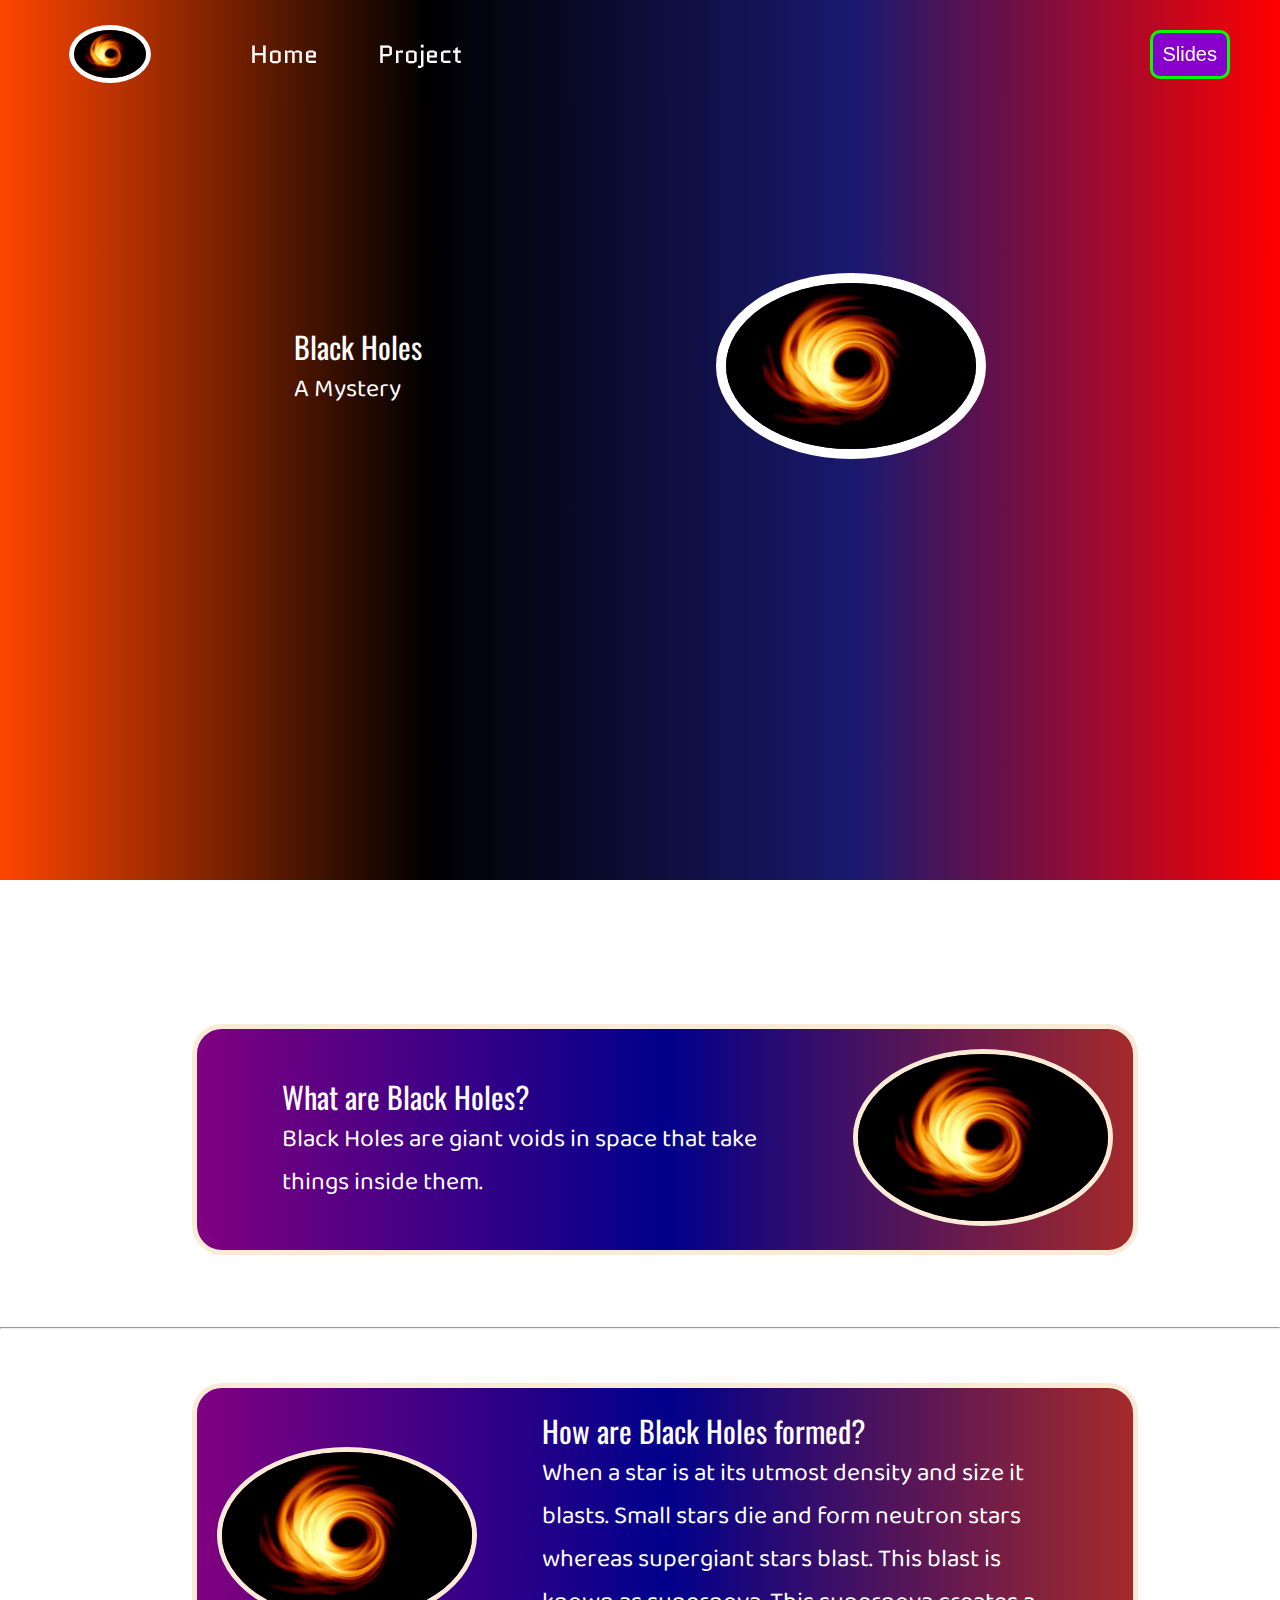
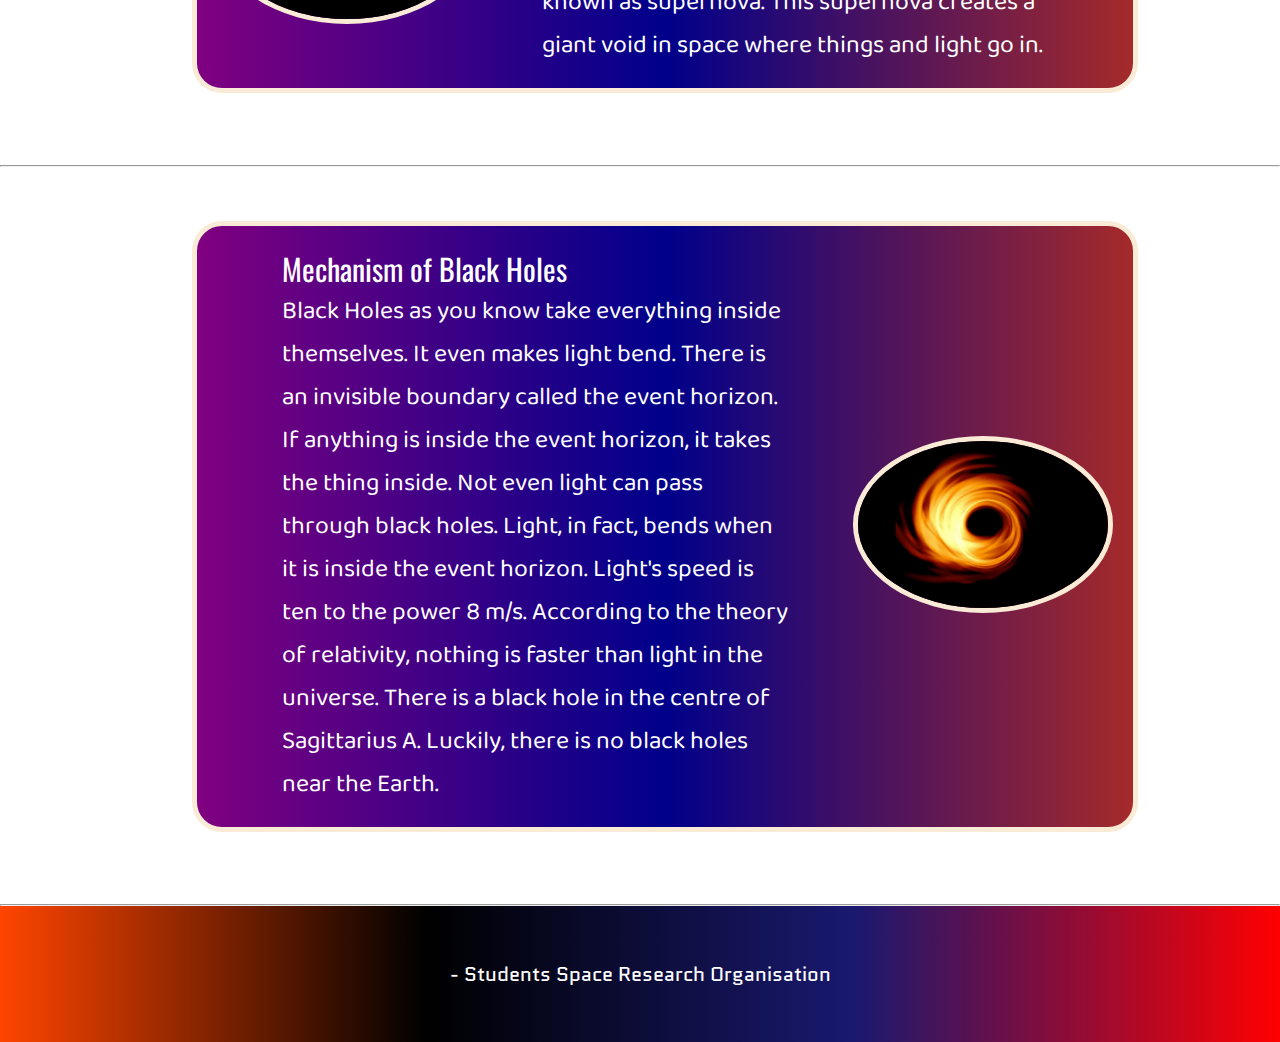
<file: content.html>
<!DOCTYPE html>
<html lang="en">
<head>
    <meta charset="UTF-8">
    <meta http-equiv="X-UA-Compatible" content="IE=edge">
    <meta name="viewport" content="width=device-width, initial-scale=1.0">
    <title>Black Holes | Home</title>
    <link rel="stylesheet" href="main.css">
    <link rel="shortcut icon" href="img.jpg" type="image/x-icon">
</head>
<body>
    <nav class="navbar">
        <div class="hamburger" onclick="myFunction(this)">
            <div class="bar1"></div>
            <div class="bar2"></div>
            <div class="bar3"></div>
        </div>
        <ul class="nav-list nav-listGo background">
            <span class="logo"><img src="img.jpg" alt="Img"></span>
            <div class="lis">
                <li><a href="content.html">Home</a></li>
                <li><a href="#project">Project</a></li>
            </div>
            <div class="rightNav">
                <button class="btn"><a href="https://docs.google.com/presentation/d/1jcgiMODf4t-hfMXrh2RjuuSbVioWO4lQ4iuN1y0j9l4/present?slide=id.p1">Slides</a></button>
            </div>
        </ul>
    </nav>

    <section class="background firstSection">
        <div class="box-main">
            <div class="firstHalf">
                <p class="text-big">Black Holes</p>
                <p class="text-small">A Mystery</p>
            </div>
            <div class="secondHalf">
                <img src="img.jpg" alt="Img">
            </div>
        </div>
    </section>
    
    
    <div id="project">
        <br><br><br><br><br><br><br><br>

        <section class="section">
            <div class="paras">
                <p class="text-big">What are Black Holes?</p>
                <p class="text-small">Black Holes are giant voids in space that take things inside them.</p>
            </div>
            <div class="thumbnail">
                <img src="img.jpg" alt="Img">
            </div>
        </section>

        <br><br><br><br>
        <hr>
        <br><br><br>
        
        <section class="secLeft section">
            <div class="paras">
                <p class="text-big">How are Black Holes formed?</p>
                <p class="text-small">When a star is at its utmost density and size it blasts. Small stars die and form neutron stars whereas supergiant stars blast. This blast is known as supernova. This supernova creates a giant void in space where things and light go in.</p>
            </div>
            <div class="thumbnail">
                <img src="img.jpg" alt="Img">
            </div>
        </section>

        <br><br><br><br>
        <hr>
        <br><br><br>

        <section class="section">
            <div class="paras">
                <p class="text-big">Mechanism of Black Holes</p>
                <p class="text-small">Black Holes as you know take everything inside themselves. It even makes light bend. There is an invisible boundary called the event horizon. If anything is inside the event horizon, it takes the thing inside. Not even light can pass through black holes. Light, in fact, bends when it is inside the event horizon. Light's speed is ten to the power 8 m/s. According to the theory of relativity, nothing is faster than light in the universe. There is a black hole in the centre of Sagittarius A. Luckily, there is no black holes near the Earth.</p>
            </div>
            <div class="thumbnail">
                <img src="img.jpg" alt="Img">
            </div>
        </section>

    </div>

    <br><br><br><br>
    <hr>

    <footer class="background footer">
        <br><br><br>
        <p id="foot">- Students Space Research Organisation</p>
        <br><br><br>
    </footer>

    <script src="script.js"></script>
</body>
</html>
</file>
<file: main.css>
@import url('https://fonts.googleapis.com/css2?family=Baloo+Bhaijaan+2:wght@500&family=Oswald&family=Quantico&display=swap');

* {
    margin: 0;
    padding: 0;
}

.logo {
    width: 20%;
    display: flex;
    justify-content: center;
    align-items: center;
}

.logo img {
    width: 33%;
    border-radius: 100%;
    border: 5px solid white;
}

.navbar {
    position: sticky;
    top: 0;
}

.nav-list {
    display: flex;
    align-items: center;
    padding-top: 10px;
}

.lis {
    display: flex;
    width: 80vw;
}

.lis li {
    list-style-type: none;
    padding: 26px 30px;
}

.lis li a {
    text-decoration: none;
    color: white;
    font-family: 'Quantico';
    font-size: 25px;
    cursor: pointer;
    transition: 0.6s ease;
}

.lis li a:hover {
    color: antiquewhite;
}

.rightNav {
    padding: 0 50px;
}

.btn {
    background-color: rgb(136, 0, 204);
    padding: 10px;
    font-size: 20px;
    border-radius: 10px;
    border: 3px solid lime;
}

.btn a {
    text-decoration: none;
    color: white;
    cursor: pointer;
    transition: 0.6s ease;
}

.btn a:hover {
    color: antiquewhite;
}

.background {
    background-image: linear-gradient(to right, orangered, black, midnightblue, red);
    background-size: cover;
    background-blend-mode: darken;
}

.firstSection {
    height: 86.9vh;
}

.box-main {
    display: flex;
    align-items: center;
    justify-content: space-evenly;
    height: 60vh;
    color: white;
}

.secondHalf img {
    width: 250px;
    border-radius: 100%;
    border: 10px solid white;
}

.text-big {
    font-size: 30px;
    font-family: 'Oswald';
}

.text-small {
    font-size: 25px;
    font-family: 'Baloo Bhaijaan 2';
}

.section {
    color: white;
    display: flex;
    padding: 20px;
    align-items: center;   
    background-image: linear-gradient(to right, purple, #00008b, brown);
    border: 5px solid antiquewhite;
    max-width: 70%;
    margin-left: 15vw;
    border-radius: 30px;
}

.paras {
    padding: 0 65px;
}

.thumbnail img {
    width: 250px;
    border-radius: 100%;
    border: 5px solid antiquewhite;
}

.secLeft {
    flex-direction: row-reverse;
}

#foot {
    color: white;
    text-align: center;
    font-size: 20px;
    font-family: 'Quantico';
}

::-webkit-scrollbar {
    width: 15px;
}

::-webkit-scrollbar-track {
    background-color: white;
}

::-webkit-scrollbar-thumb {
    background: #888;
    border-radius: 10px;
}

::-webkit-scrollbar-thumb:hover {
    background: #555;
}

.hamburger {
    position: absolute;
    top: 3px;
    left: 3px;
    cursor: pointer;
    display: none;
}

.bar1, .bar2, .bar3 {
    background-color: midnightblue;
    width: 45px;
    height: 4px;
    margin: 6px 0;
    transition: 1s ease;
}

.cross .bar1 {
    -webkit-transform: rotate(-45deg) translate(-9px, 6px);
    transform: rotate(-45deg) translate(-9px, 6px);
}

.cross .bar2 {
    opacity: 0;
}

.cross .bar3 {
    -webkit-transform: rotate(45deg) translate(-8px, -8px);
    transform: rotate(45deg) translate(-8px, -8px);
}

@media only screen and (max-width: 1200px) {
    .nav-listGo {
        display: none;
    }

    .hamburger {
        display: inline-block;
    }

    .nav-list {
        flex-direction: column;
    }

    .lis {
        flex-direction: column;
        text-align: center;
    }

    .section {
        flex-direction: column;
        text-align: center;
    }

    .box-main {
        flex-direction: column;
    }

    .firstSection {
        height: 60vh;
    }

    .section {
        margin: 0 50px;
    }

    .thumbnail img {
        width: 150px;
    }
    
    .secondHalf img {
        width: 150px;
    }
}
</file>
